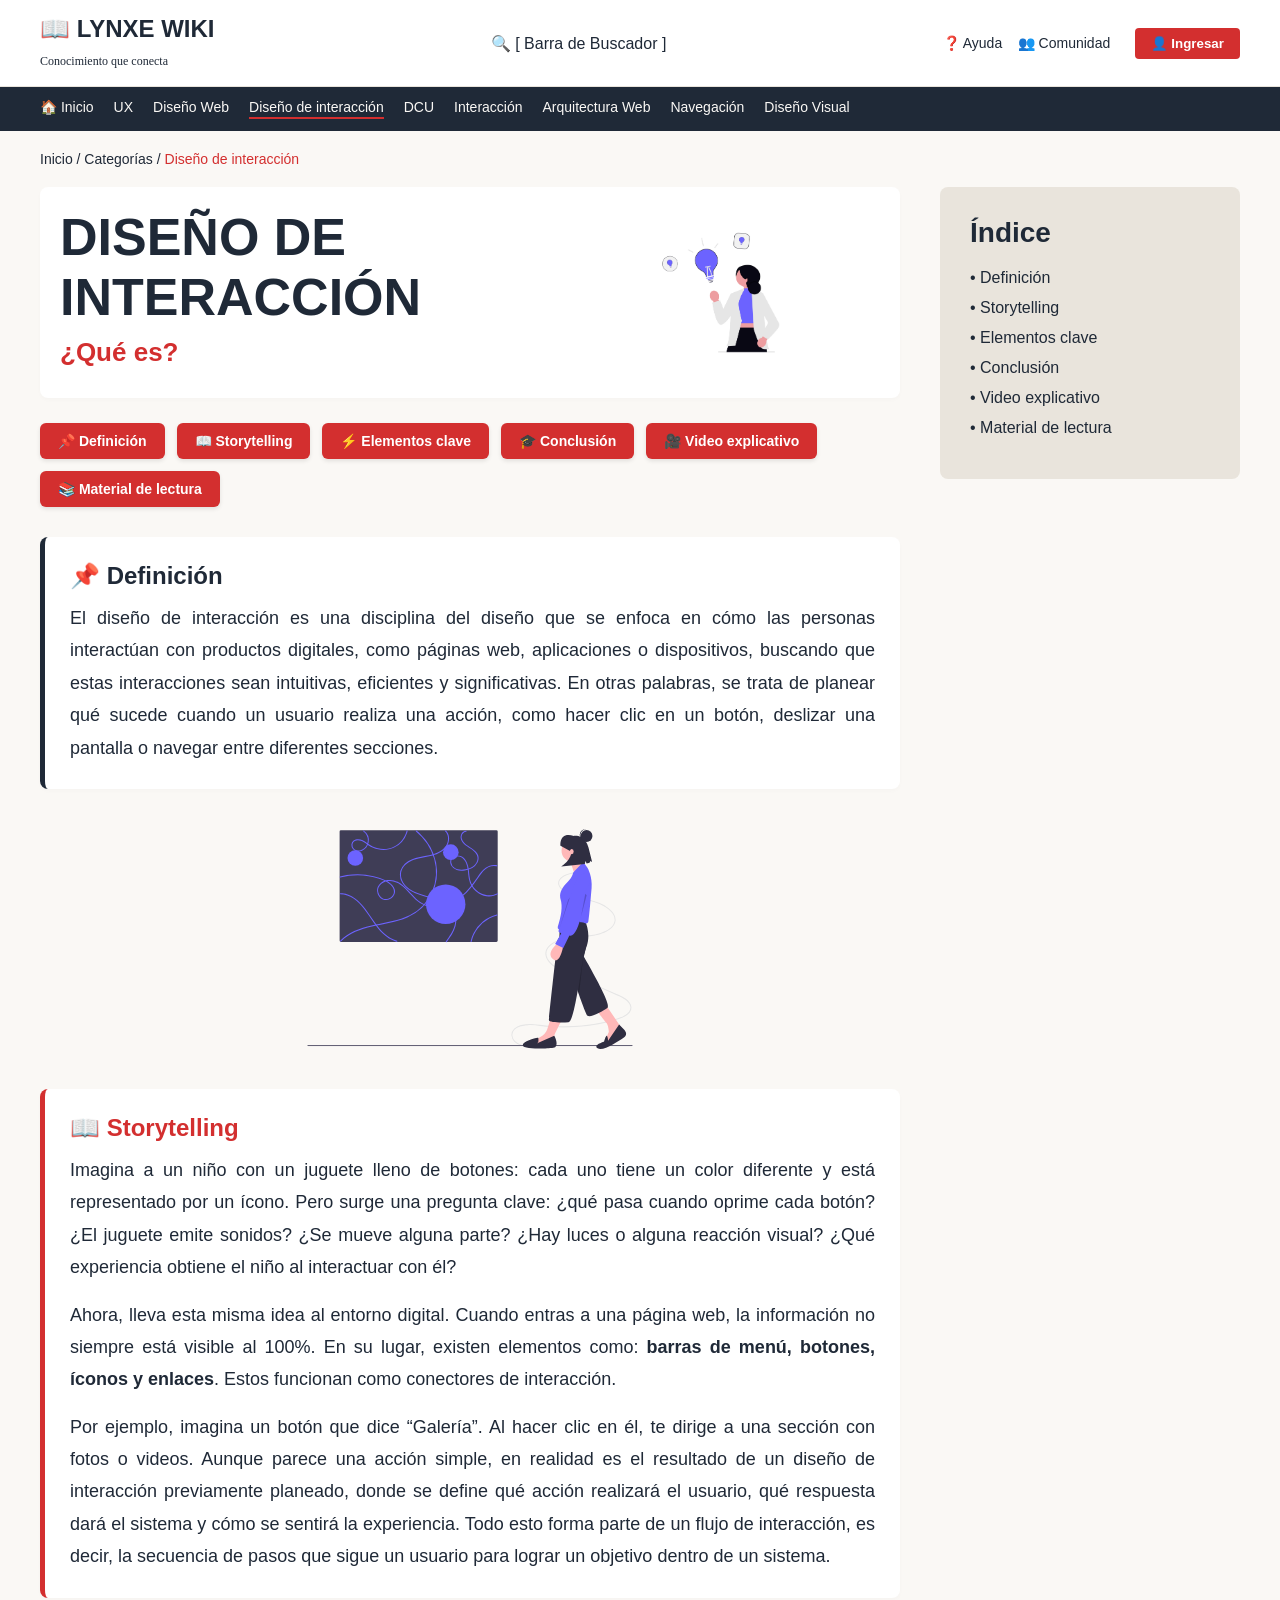
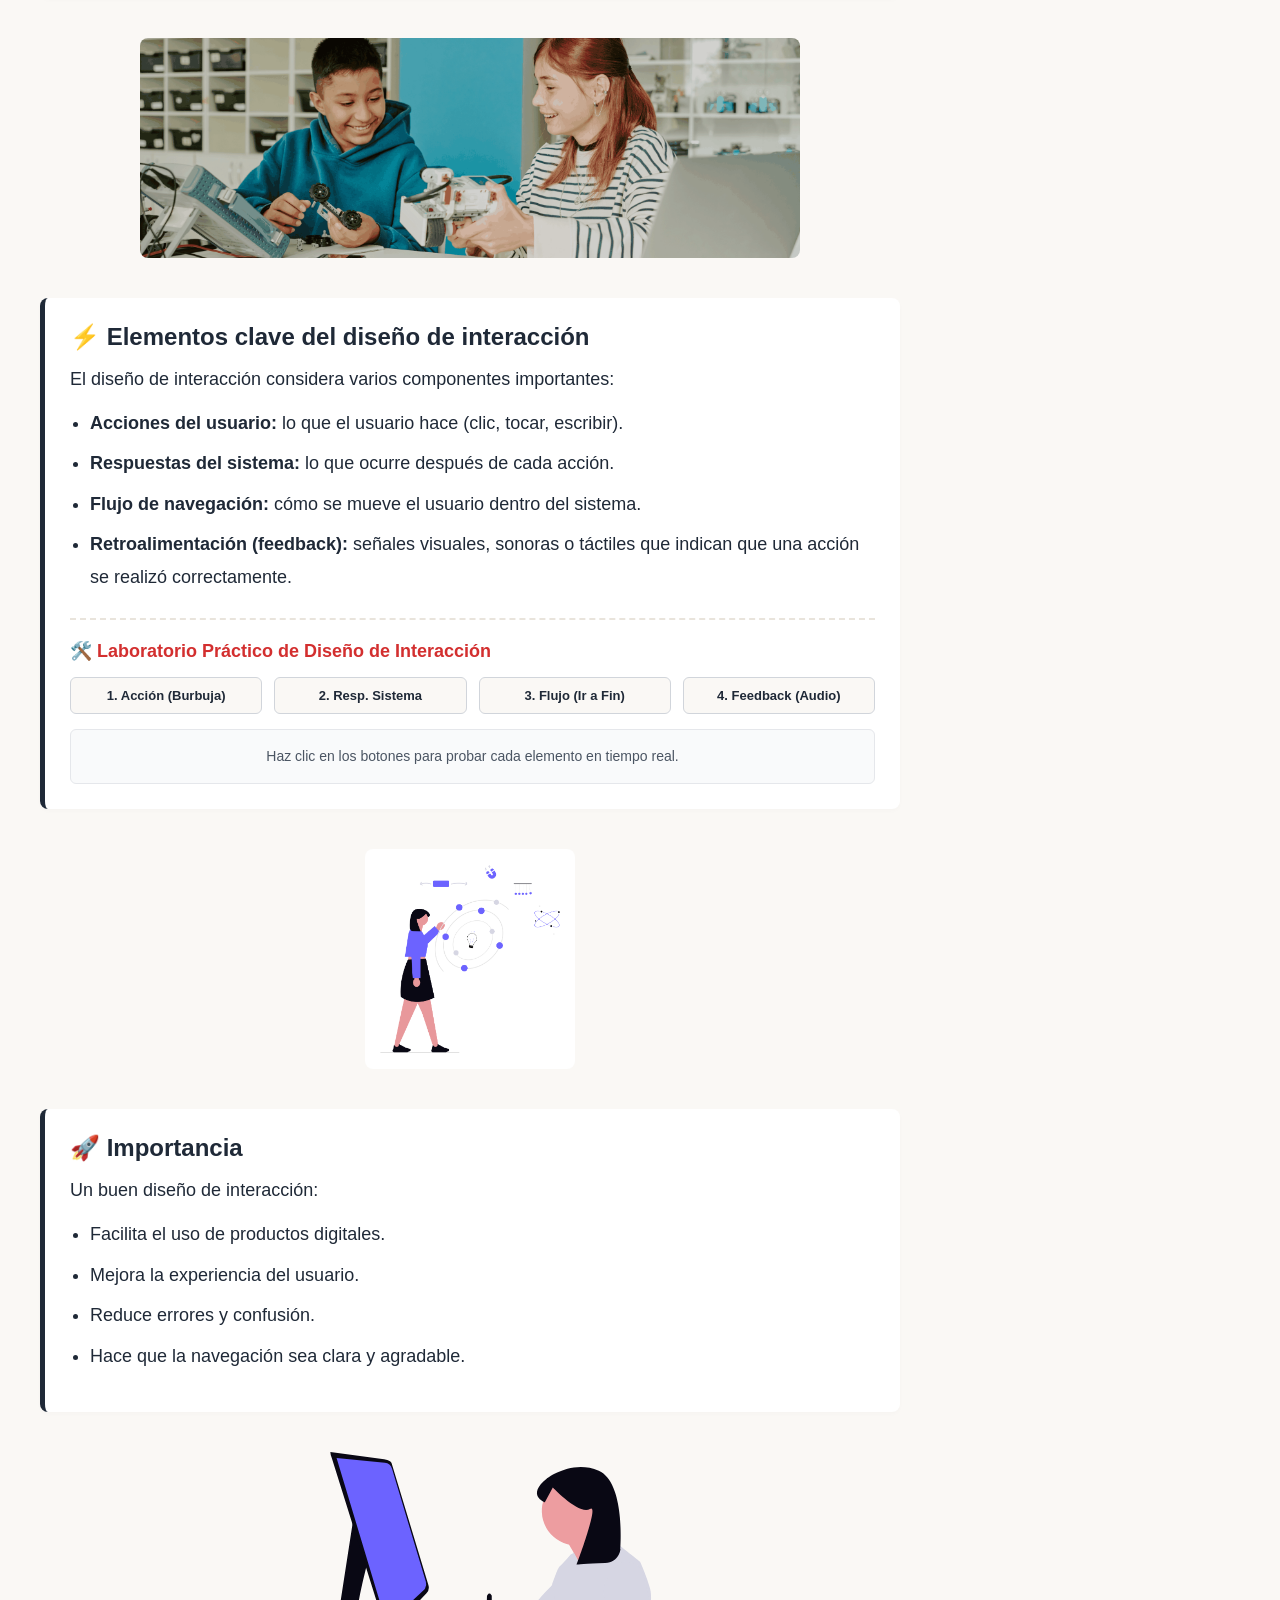
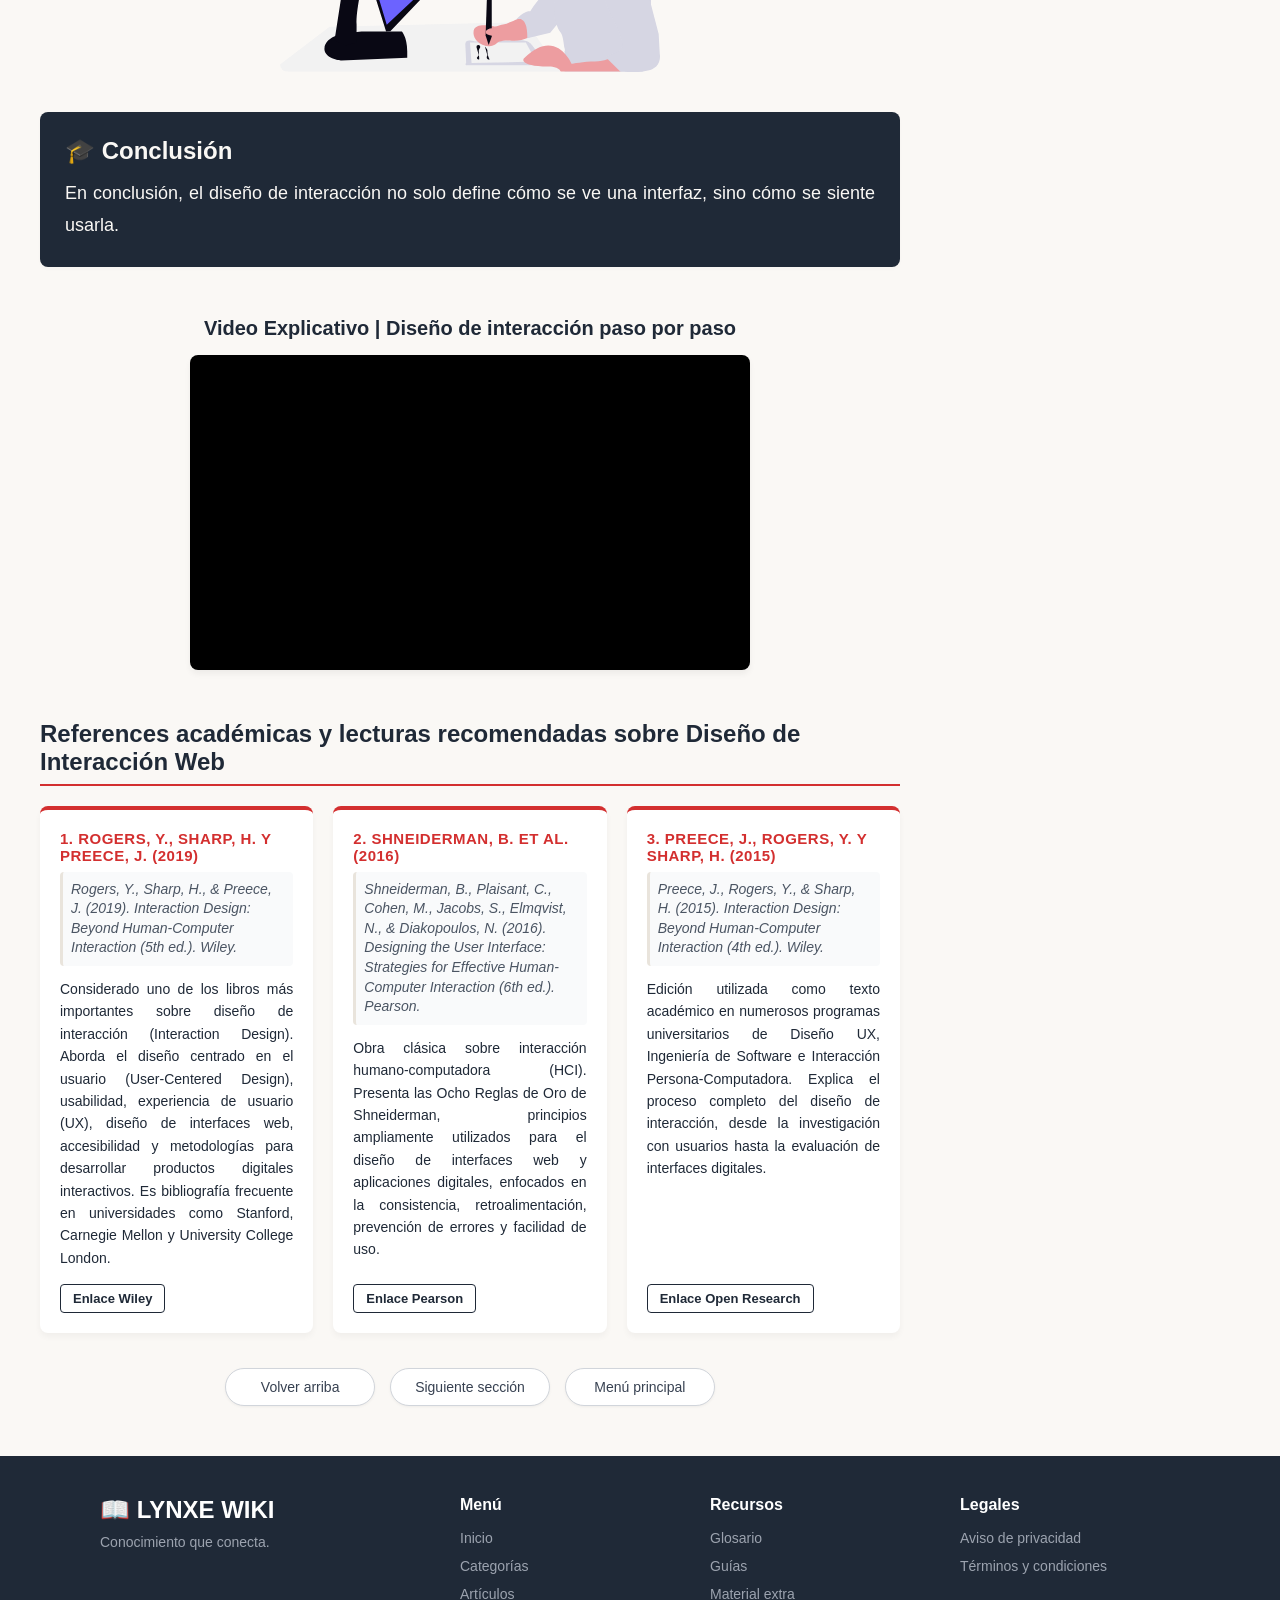
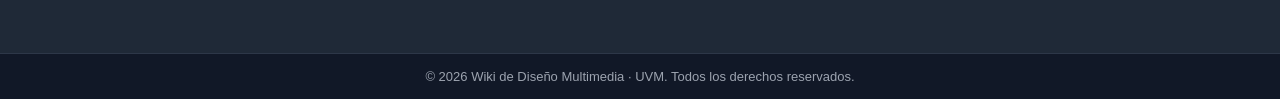
<file: index.html>
<!doctype html>
<html>
<head>
    <meta charset="utf-8">
    <title>Lynxe Wiki - Design Thinking</title>
    <link href="estilos.css" rel="stylesheet" type="text/css">
</head>
<body>

    <div class="header-superior" id="inicio">
        <div class="logo-area">📖 LYNXE WIKI<br><span style="font-size:12px; font-family:'Roboto'; font-weight:300; color:#1F2937;">Conocimiento que conecta</span></div>
        <div style="color: #1F2937;">🔍 [ Barra de Buscador ]</div>
        <div>
            <span style="margin-right:20px; font-size:14px;">❓ Ayuda &nbsp;&nbsp; 👥 Comunidad</span>
            <button class="btn-ingresar">👤 Ingresar</button>
        </div>
    </div>

    <nav class="barra-nav">
        <a href="#">🏠 Inicio</a>
        <a href="#">UX</a>
        <a href="#">Diseño Web</a>
        <a href="#" class="activo">Diseño de interacción</a>
        <a href="#">DCU</a>
        <a href="#">Interacción</a>
        <a href="#">Arquitectura Web</a>
        <a href="#">Navegación</a>
        <a href="#">Diseño Visual</a>
    </nav>

    <div class="migas">Inicio / Categorías / <span style="color:#D32F2F;">Diseño de interacción</span></div>

    <div class="main-layout">
        
        <div class="columna-contenido">
            
            <div class="seccion-hero">
                <div class="hero-texto">
                    <h1 class="display-titulo">Diseño de interacción</h1>
                    <h2 class="subtitulo-rojo">¿Qué es?</h2>
                </div>
                <div class="hero-imagen">
                    <img src="imagenes/ilustracion_grandes_ideas.png" alt="Ilustración Grandes Ideas">
                </div>
            </div>
            
            <div class="btn-grupo">
                <a href="#definicion" class="btn-sub">📌 Definición</a>
                <a href="#storytelling" class="btn-sub">📖 Storytelling</a>
                <a href="#elementos-clave" class="btn-sub">⚡ Elementos clave</a>
                <a href="#conclusion" class="btn-sub">🎓 Conclusión</a>
                <a href="#video-explicativo" class="btn-sub">🎥 Video explicativo</a>
                <a href="#material-lectura" class="btn-sub">📚 Material de lectura</a>
            </div>
            
            <div id="definicion" class="seccion-contenido" style="background-color: #FFFFFF; padding: 25px; border-radius: 8px; border-left: 5px solid #1F2937; box-shadow: 0 2px 4px rgba(0,0,0,0.02); margin-bottom: 25px;">
                <h3 style="font-family: 'Oxygen', sans-serif; font-size: 24px; color: #1F2937; margin-bottom: 12px; font-weight: 700;">📌 Definición</h3>
                <p class="cuerpo-texto" style="margin: 0;">El diseño de interacción es una disciplina del diseño que se enfoca en cómo las personas interactúan con productos digitales, como páginas web, aplicaciones o dispositivos, buscando que estas interacciones sean intuitivas, eficientes y significativas. En otras palabras, se trata de planear qué sucede cuando un usuario realiza una acción, como hacer clic en un botón, deslizar una pantalla o navegar entre diferentes secciones.</p>
            </div>

            <div class="separador-visual">
                <img src="imagenes/ilustracion_idea_conceptual.svg" alt="Ilustración Idea Conceptual">
            </div>
            
            <div id="storytelling" class="seccion-contenido" style="background-color: #FFFFFF; padding: 25px; border-radius: 8px; border-left: 5px solid #D32F2F; box-shadow: 0 2px 4px rgba(0,0,0,0.02); margin-bottom: 25px;">
                <h3 style="font-family: 'Oxygen', sans-serif; font-size: 24px; color: #D32F2F; margin-bottom: 12px; font-weight: 700;">📖 Storytelling</h3>
                <p class="cuerpo-texto" style="margin-bottom: 15px;">Imagina a un niño con un juguete lleno de botones: cada uno tiene un color diferente y está representado por un ícono. Pero surge una pregunta clave: ¿qué pasa cuando oprime cada botón? ¿El juguete emite sonidos? ¿Se mueve alguna parte? ¿Hay luces o alguna reacción visual? ¿Qué experiencia obtiene el niño al interactuar con él?</p>
                <p class="cuerpo-texto" style="margin-bottom: 15px;">Ahora, lleva esta misma idea al entorno digital. Cuando entras a una página web, la información no siempre está visible al 100%. En su lugar, existen elementos como: <strong>barras de menú, botones, íconos y enlaces</strong>. Estos funcionan como conectores de interacción.</p>
                <p class="cuerpo-texto" style="margin: 0;">Por ejemplo, imagina un botón que dice “Galería”. Al hacer clic en él, te dirige a una sección con fotos o videos. Aunque parece una acción simple, en realidad es el resultado de un diseño de interacción previamente planeado, donde se define qué acción realizará el usuario, qué respuesta dará el sistema y cómo se sentirá la experiencia. Todo esto forma parte de un flujo de interacción, es decir, la secuencia de pasos que sigue un usuario para lograr un objetivo dentro de un sistema.</p>
            </div>

            <div class="separador-visual">
                <img src="imagenes/ninos_disfrutando_robotica.png" alt="Niños disfrutando robótica e interacción">
            </div>
            
            <div id="elementos-clave" class="seccion-contenido" style="background-color: #FFFFFF; padding: 25px; border-radius: 8px; border-left: 5px solid #1F2937; box-shadow: 0 2px 4px rgba(0,0,0,0.02); margin-bottom: 25px; transition: all 0.3s;">
                <h3 style="font-family: 'Oxygen', sans-serif; font-size: 24px; color: #1F2937; margin-bottom: 12px; font-weight: 700;">⚡ Elementos clave del diseño de interacción</h3>
                <p class="cuerpo-texto" style="margin-bottom: 12px;">El diseño de interacción considera varios componentes importantes:</p>
                <ul style="margin-left: 20px; font-size: 18px; line-height: 1.8; color: #1F2937; display: flex; flex-direction: column; gap: 8px; list-style-type: disc; margin-bottom: 15px;">
                    <li><strong>Acciones del usuario:</strong> lo que el usuario hace (clic, tocar, escribir).</li>
                    <li><strong>Respuestas del sistema:</strong> lo que ocurre después de cada acción.</li>
                    <li><strong>Flujo de navegación:</strong> cómo se mueve el usuario dentro del sistema.</li>
                    <li><strong>Retroalimentación (feedback):</strong> señales visuales, sonoras o táctiles que indican que una acción se realizó correctamente.</li>
                </ul>

                <div class="contenedor-interactivo">
                    <div class="titulo-interactivo">🛠️ Laboratorio Práctico de Diseño de Interacción</div>
                    <div class="grid-interactivo">
                        <button class="btn-demo" onclick="ejecutarAccion()">1. Acción (Burbuja)</button>
                        <button class="btn-demo" onclick="ejecutarRespuesta()">2. Resp. Sistema</button>
                        <button class="btn-demo" onclick="ejecutarFlujo()">3. Flujo (Ir a Fin)</button>
                        <button class="btn-demo" onclick="ejecutarFeedback()">4. Feedback (Audio)</button>
                    </div>
                    <div class="pantalla-demo" id="consola-demo">Haz clic en los botones para probar cada elemento en tiempo real.</div>
                </div>
            </div>

            <div class="separador-visual">
                <img src="imagenes/ilustracion_fisica_e_interaccion.png" alt="Ilustración Física e Interacción">
            </div>
            
            <div style="background-color: #FFFFFF; padding: 25px; border-radius: 8px; border-left: 5px solid #1F2937; box-shadow: 0 2px 4px rgba(0,0,0,0.02); margin-bottom: 25px;">
                <h3 style="font-family: 'Oxygen', sans-serif; font-size: 24px; color: #1F2937; margin-bottom: 12px; font-weight: 700;">🚀 Importancia</h3>
                <p class="cuerpo-texto" style="margin-bottom: 12px;">Un buen diseño de interacción:</p>
                <ul style="margin-left: 20px; font-size: 18px; line-height: 1.8; color: #1F2937; display: flex; flex-direction: column; gap: 8px; list-style-type: disc; margin-bottom: 15px;">
                    <li>Facilita el uso de productos digitales.</li>
                    <li>Mejora la experiencia del usuario.</li>
                    <li>Reduce errores y confusión.</li>
                    <li>Hace que la navegación sea clara y agradable.</li>
                </ul>
            </div>

            <div class="separador-visual">
                <img src="imagenes/ilustracion_tomando_notas.svg" alt="Ilustración Tomando Notas">
            </div>

            <div id="conclusion" class="seccion-contenido" style="background-color: #1F2937; padding: 25px; border-radius: 8px; color: #FAF8F5; box-shadow: 0 2px 4px rgba(0,0,0,0.02); margin-bottom: 40px;">
                <h3 style="font-family: 'Oxygen', sans-serif; font-size: 24px; color: #FAF8F5; margin-bottom: 12px; font-weight: 700;">🎓 Conclusión</h3>
                <p style="font-size: 18px; line-height: 1.8; margin: 0; text-align: justify;">En conclusión, el diseño de interacción no solo define cómo se ve una interfaz, sino cómo se siente usarla.</p>
            </div>

            <div id="video-explicativo" class="seccion-video-youtube">
                <div class="titulo-video">Video Explicativo | Diseño de interacción paso por paso</div>
                <div class="video-wrapper">
                    <iframe src="//www.youtube.com/embed/3Crq3mLOF-k" title="YouTube video player" frameborder="0" allow="accelerometer; autoplay; clipboard-write; encrypted-media; gyroscope; picture-in-picture; web-share" allowfullscreen></iframe>
                </div>
            </div>

            <div id="material-lectura" class="seccion-referencias">
                <h3 class="titulo-referencias">References académicas y lecturas recomendadas sobre Diseño de Interacción Web</h3>
                <div class="contenedor-tarjetas">
                    
                    <div class="tarjeta-ref">
                        <div>
                            <div class="tarjeta-autor">1. Rogers, Y., Sharp, H. y Preece, J. (2019)</div>
                            <div class="tarjeta-apa">Rogers, Y., Sharp, H., &amp; Preece, J. (2019). <em>Interaction Design: Beyond Human-Computer Interaction</em> (5th ed.). Wiley.</div>
                            <div class="tarjeta-desc">Considerado uno de los libros más importantes sobre diseño de interacción (Interaction Design). Aborda el diseño centrado en el usuario (User-Centered Design), usabilidad, experiencia de usuario (UX), diseño de interfaces web, accesibilidad y metodologías para desarrollar productos digitales interactivos. Es bibliografía frecuente en universidades como Stanford, Carnegie Mellon y University College London.</div>
                        </div>
                        <a href="https://www.wiley.com" target="_blank" class="tarjeta-enlace">Enlace Wiley</a>
                    </div>

                    <div class="tarjeta-ref">
                        <div>
                            <div class="tarjeta-autor">2. Shneiderman, B. et al. (2016)</div>
                            <div class="tarjeta-apa">Shneiderman, B., Plaisant, C., Cohen, M., Jacobs, S., Elmqvist, N., &amp; Diakopoulos, N. (2016). <em>Designing the User Interface: Strategies for Effective Human-Computer Interaction</em> (6th ed.). Pearson.</div>
                            <div class="tarjeta-desc">Obra clásica sobre interacción humano-computadora (HCI). Presenta las Ocho Reglas de Oro de Shneiderman, principios ampliamente utilizados para el diseño de interfaces web y aplicaciones digitales, enfocados en la consistencia, retroalimentación, prevención de errores y facilidad de uso.</div>
                        </div>
                        <a href="https://www.pearson.com" target="_blank" class="tarjeta-enlace">Enlace Pearson</a>
                    </div>

                    <div class="tarjeta-ref">
                        <div>
                            <div class="tarjeta-autor">3. Preece, J., Rogers, Y. y Sharp, H. (2015)</div>
                            <div class="tarjeta-apa">Preece, J., Rogers, Y., &amp; Sharp, H. (2015). <em>Interaction Design: Beyond Human-Computer Interaction</em> (4th ed.). Wiley.</div>
                            <div class="tarjeta-desc">Edición utilizada como texto académico en numerosos programas universitarios de Diseño UX, Ingeniería de Software e Interacción Persona-Computadora. Explica el proceso completo del diseño de interacción, desde la investigación con usuarios hasta la evaluación de interfaces digitales.</div>
                        </div>
                        <a href="http://oro.open.ac.uk/" target="_blank" class="tarjeta-enlace">Enlace Open Research</a>
                    </div>

                </div>

                <div class="contenedor-botones-finales">
                    <a href="#inicio" class="btn-final">Volver arriba</a>
                    <a href="#" class="btn-final">Siguiente sección</a>
                    <a href="#" class="btn-final">Menú principal</a>
                </div>

            </div>

        </div> 
        
        <div class="columna-indice">
            <h3 class="indice-titulo">Índice</h3>
            <ul>
                <li>• <a href="#definicion">Definición</a></li>
                <li>• <a href="#storytelling">Storytelling</a></li>
                <li>• <a href="#elementos-clave">Elementos clave</a></li>
                <li>• <a href="#conclusion">Conclusión</a></li>
                <li>• <a href="#video-explicativo">Video explicativo</a></li>
                <li>• <a href="#material-lectura">Material de lectura</a></li>
            </ul>
        </div>

    </div> 
    
    <footer class="footer-completo">
        <div class="footer-columnas">
            <div class="footer-col-logo">
                <div class="footer-logo-titulo">📖 LYNXE WIKI</div>
                <div class="footer-logo-sub">Conocimiento que conecta.</div>
            </div>
            <div class="footer-col">
                <h4>Menú</h4>
                <ul>
                    <li><a href="#">Inicio</a></li>
                    <li><a href="#">Categorías</a></li>
                    <li><a href="#">Artículos</a></li>
                </ul>
            </div>
            <div class="footer-col">
                <h4>Recursos</h4>
                <ul>
                    <li><a href="#">Glosario</a></li>
                    <li><a href="#">Guías</a></li>
                    <li><a href="#">Material extra</a></li>
                </ul>
            </div>
            <div class="footer-col">
                <h4>Legales</h4>
                <ul>
                    <li><a href="#">Aviso de privacidad</a></li>
                    <li><a href="#">Términos y condiciones</a></li>
                </ul>
            </div>
        </div>
        <div class="footer-sub-barra">
            © 2026 Wiki de Diseño Multimedia · UVM. Todos los derechos reservados.
        </div>
    </footer>

    <script>
        var consola = document.getElementById('consola-demo');
        var cajaElementos = document.getElementById('elementos-clave');

        function ejecutarAccion() {
            consola.innerHTML = '';
            void consola.offsetWidth; 
            consola.innerHTML = '<span class="burbuja-hola">¡Hola! 👋</span>';
        }

        function ejecutarRespuesta() {
            cajaElementos.classList.toggle('modo-oscuro-demo');
            if(cajaElementos.classList.contains('modo-oscuro-demo')){
                consola.innerText = 'Respuesta del Sistema: ¡Se alternó con éxito al Modo Oscuro!';
            } else {
                consola.innerText = 'Respuesta del Sistema: Regresó al Modo Claro estándar.';
            }
        }

        function ejecutarFlujo() {
            consola.innerText = 'Flujo de navegación activado... Desplazando a Conclusión.';
            setTimeout(function(){
                window.location.href = "#conclusion";
            }, 300);
        }

        function ejecutarFeedback() {
            consola.innerText = 'Retroalimentación: Emitiendo señal sonora (Audio Feedback).';
            try {
                var audioCtx = new (window.AudioContext || window.webkitAudioContext)();
                var oscillator = audioCtx.createOscillator();
                var gainNode = audioCtx.createGain();
                
                oscillator.type = 'sine';
                oscillator.frequency.setValueAtTime(587.33, audioCtx.currentTime); 
                gainNode.gain.setValueAtTime(0.08, audioCtx.currentTime); 
                
                oscillator.connect(gainNode);
                gainNode.connect(audioCtx.destination);
                
                oscillator.start();
                oscillator.stop(audioCtx.currentTime + 0.12); 
            } catch(e) {
                consola.innerText = 'Feedback: Señal bloqueada. Por favor, interactúa primero con la página.';
            }
        }
    </script>

</body>
</html>
</file>
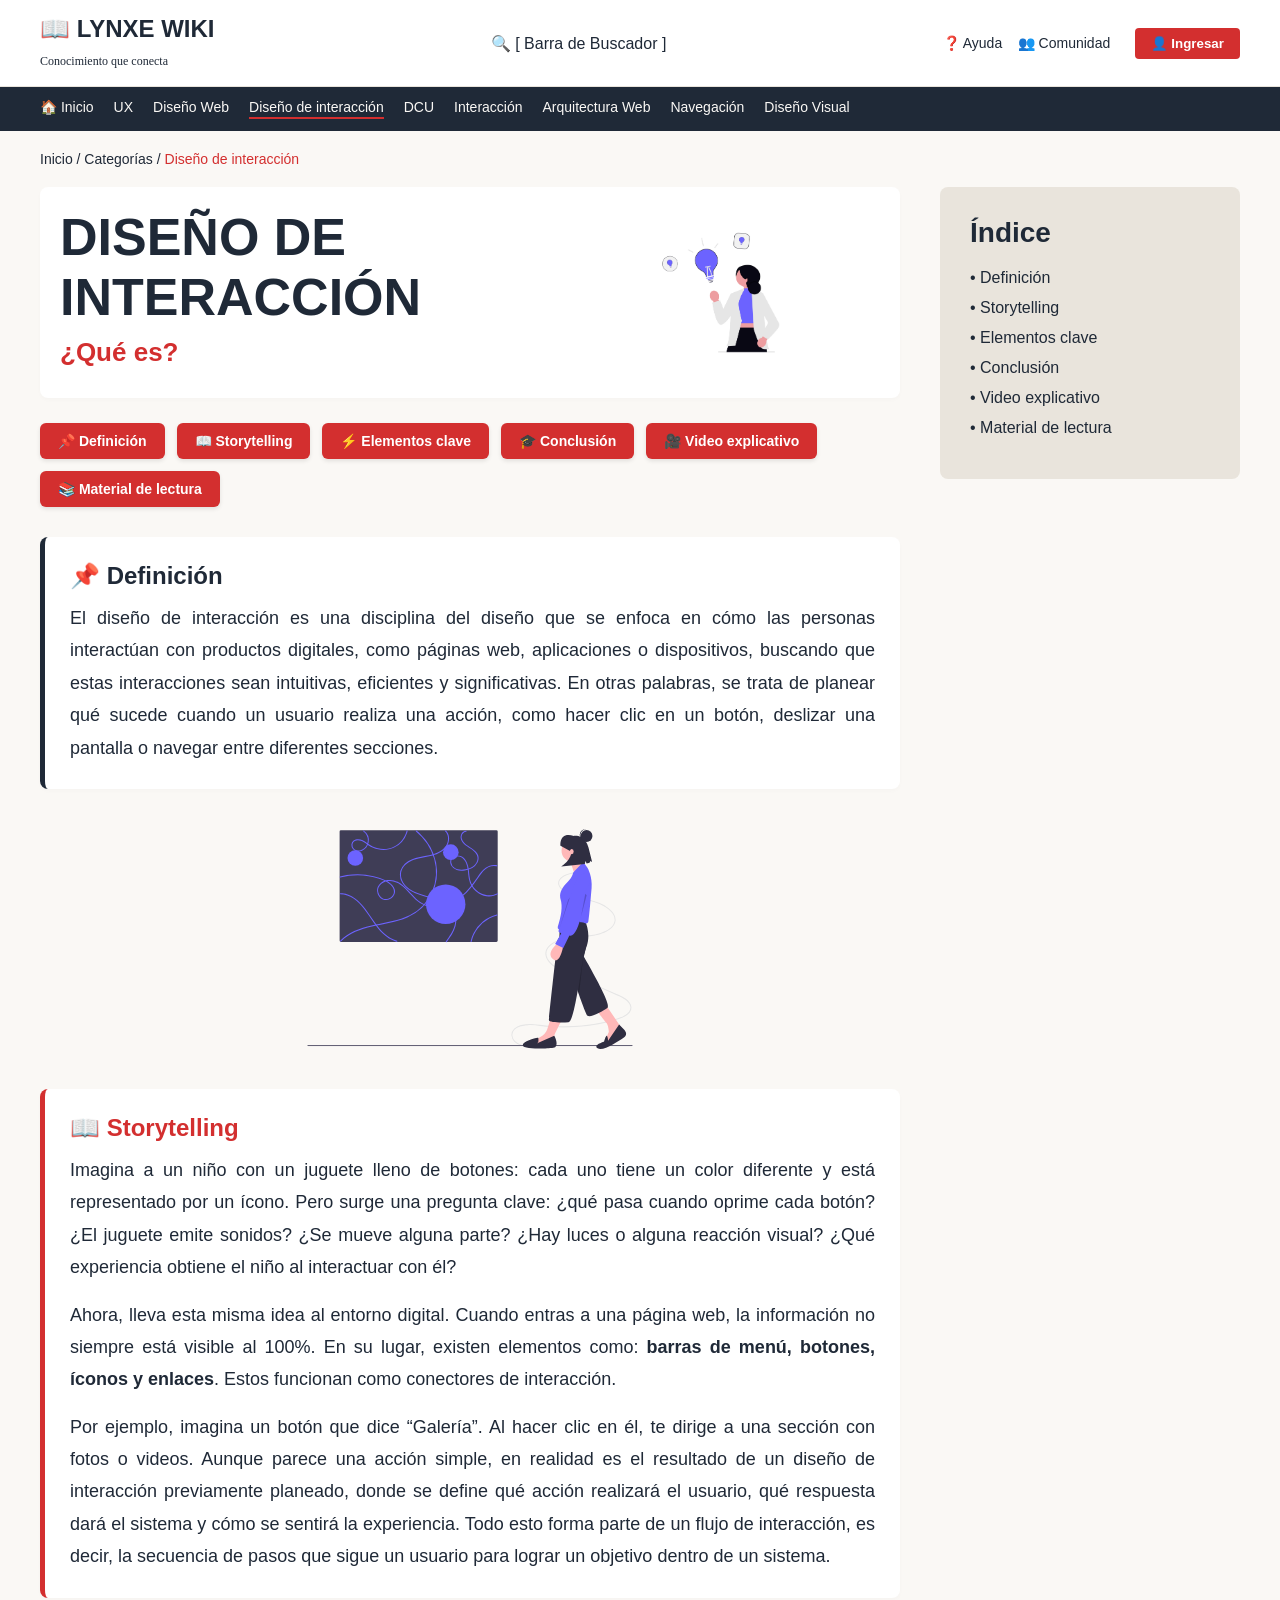
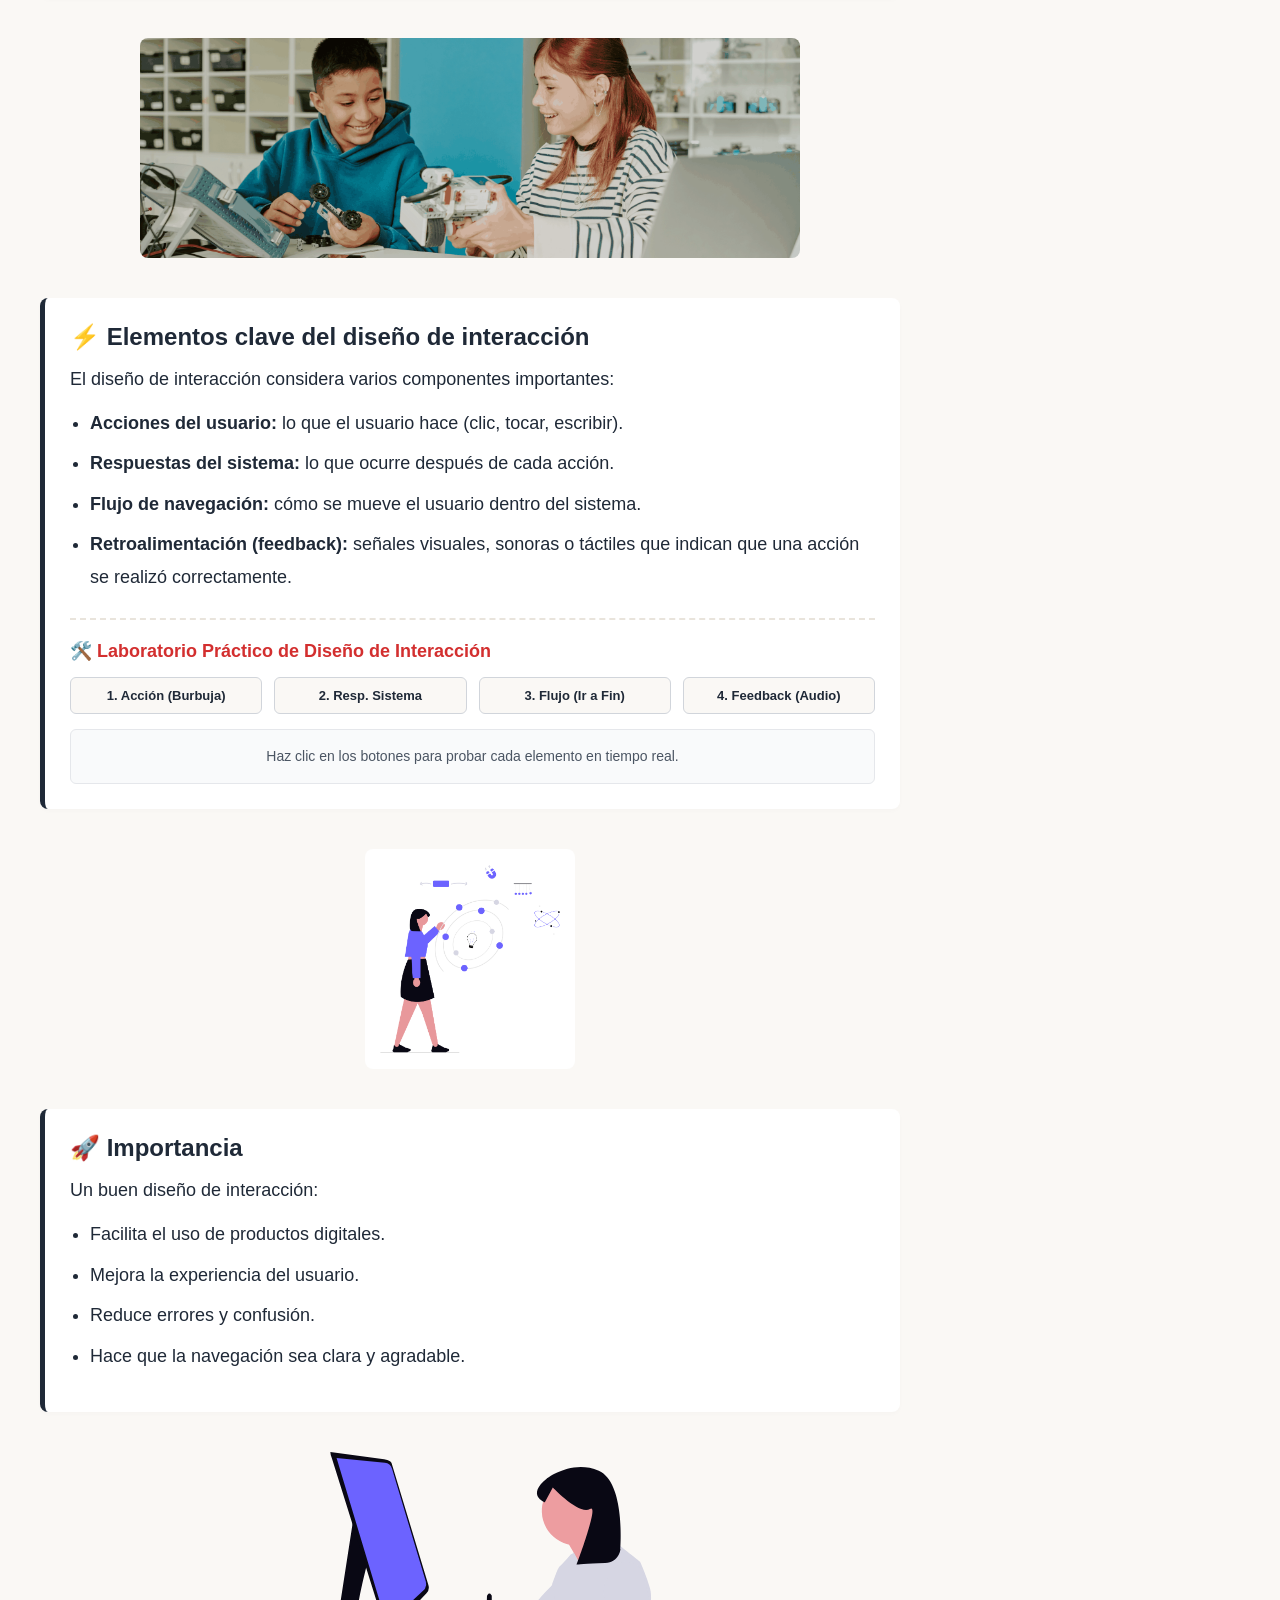
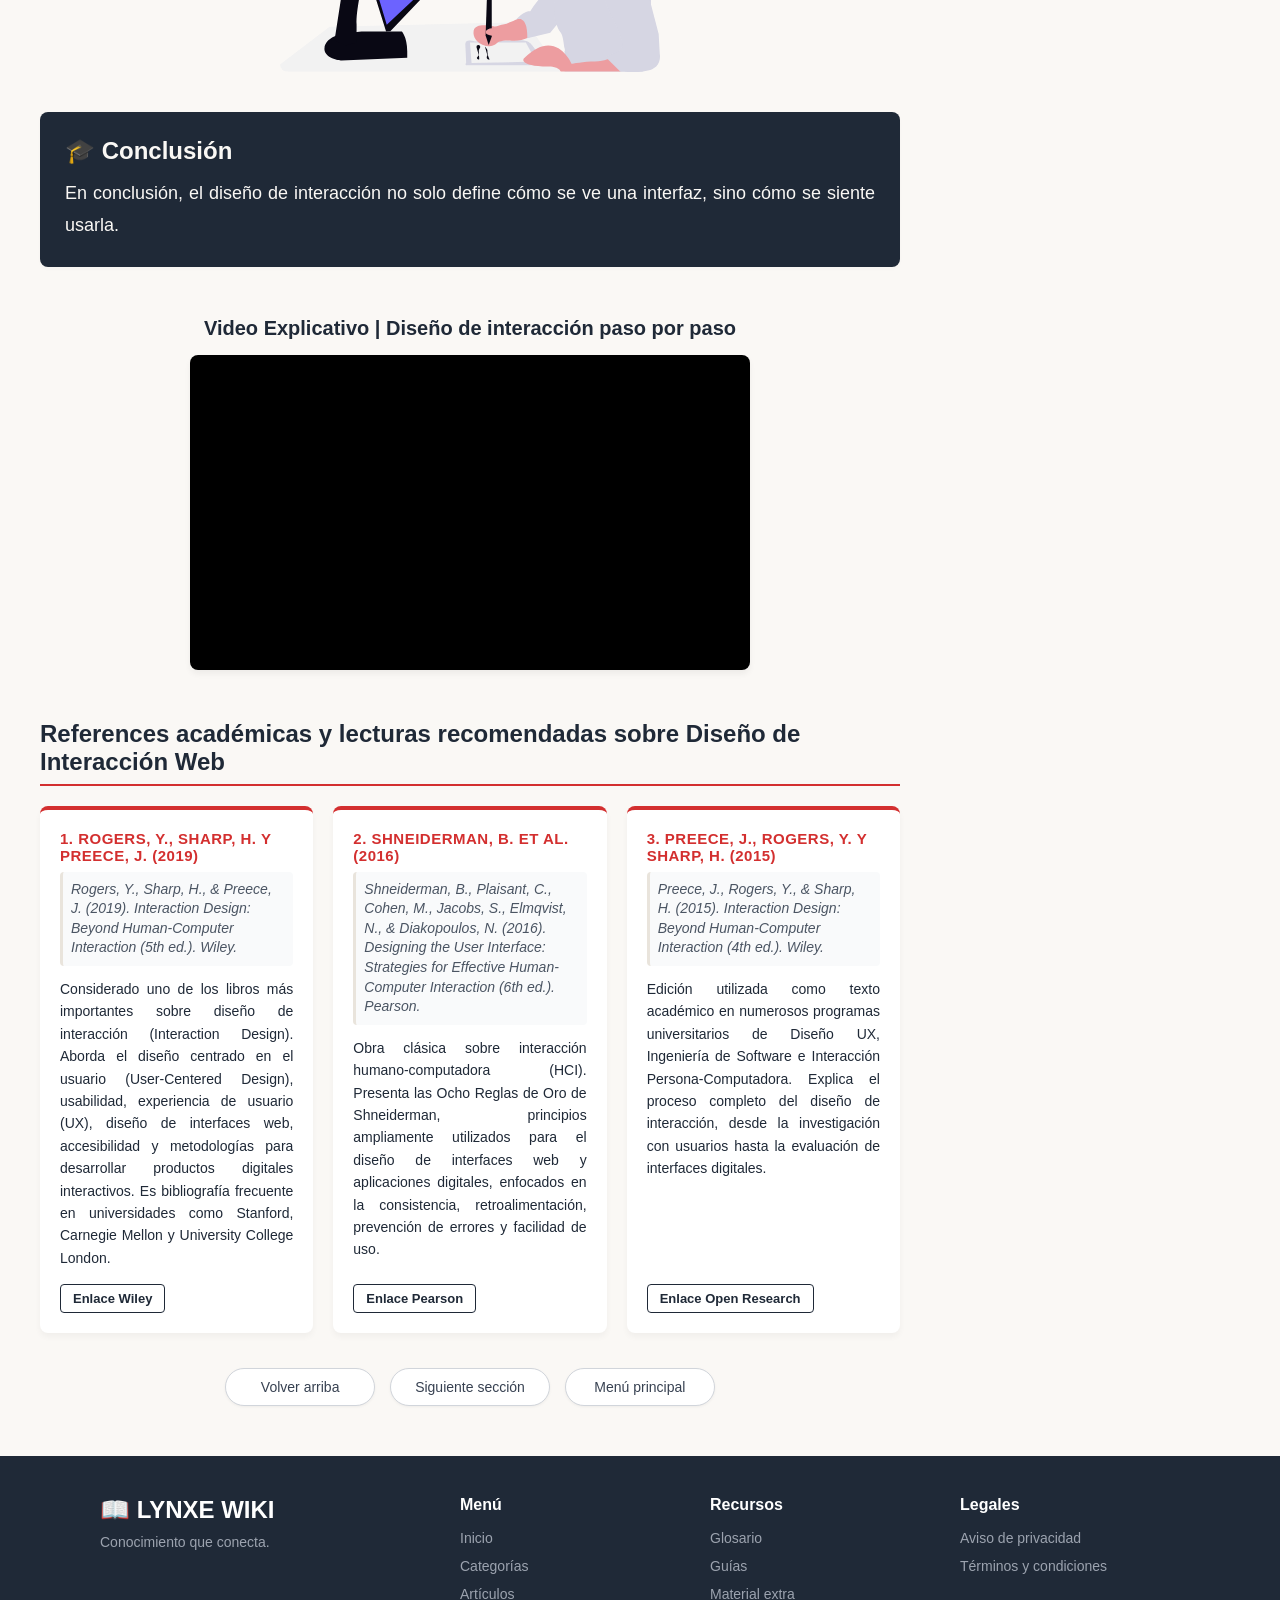
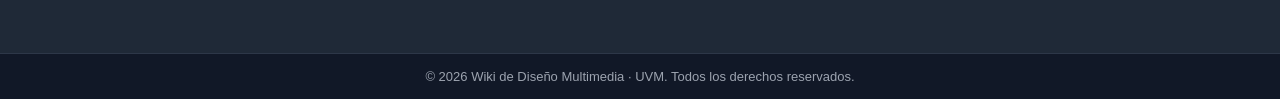
<file: inditex.html>
<!doctype html>
<html>
<head>
    <meta charset="utf-8">
    <title>Lynxe Wiki - Design Thinking</title>
    <link href="estilos.css" rel="stylesheet" type="text/css">
</head>
<body>

    <div class="header-superior" id="inicio">
        <div class="logo-area">📖 LYNXE WIKI<br><span style="font-size:12px; font-family:'Roboto'; font-weight:300; color:#1F2937;">Conocimiento que conecta</span></div>
        <div style="color: #1F2937;">🔍 [ Barra de Buscador ]</div>
        <div>
            <span style="margin-right:20px; font-size:14px;">❓ Ayuda &nbsp;&nbsp; 👥 Comunidad</span>
            <button class="btn-ingresar">👤 Ingresar</button>
        </div>
    </div>

    <nav class="barra-nav">
        <a href="#">🏠 Inicio</a>
        <a href="#">UX</a>
        <a href="#">Diseño Web</a>
        <a href="#" class="activo">Diseño de interacción</a>
        <a href="#">DCU</a>
        <a href="#">Interacción</a>
        <a href="#">Arquitectura Web</a>
        <a href="#">Navegación</a>
        <a href="#">Diseño Visual</a>
    </nav>

    <div class="migas">Inicio / Categorías / <span style="color:#D32F2F;">Diseño de interacción</span></div>

    <div class="main-layout">
        
        <div class="columna-contenido">
            
            <div class="seccion-hero">
                <div class="hero-texto">
                    <h1 class="display-titulo">Diseño de interacción</h1>
                    <h2 class="subtitulo-rojo">¿Qué es?</h2>
                </div>
                <div class="hero-imagen">
                    <img src="imagenes/ilustracion_grandes_ideas.png" alt="Ilustración Grandes Ideas">
                </div>
            </div>
            
            <div class="btn-grupo">
                <a href="#definicion" class="btn-sub">📌 Definición</a>
                <a href="#storytelling" class="btn-sub">📖 Storytelling</a>
                <a href="#elementos-clave" class="btn-sub">⚡ Elementos clave</a>
                <a href="#conclusion" class="btn-sub">🎓 Conclusión</a>
                <a href="#video-explicativo" class="btn-sub">🎥 Video explicativo</a>
                <a href="#material-lectura" class="btn-sub">📚 Material de lectura</a>
            </div>
            
            <div id="definicion" class="seccion-contenido" style="background-color: #FFFFFF; padding: 25px; border-radius: 8px; border-left: 5px solid #1F2937; box-shadow: 0 2px 4px rgba(0,0,0,0.02); margin-bottom: 25px;">
                <h3 style="font-family: 'Oxygen', sans-serif; font-size: 24px; color: #1F2937; margin-bottom: 12px; font-weight: 700;">📌 Definición</h3>
                <p class="cuerpo-texto" style="margin: 0;">El diseño de interacción es una disciplina del diseño que se enfoca en cómo las personas interactúan con productos digitales, como páginas web, aplicaciones o dispositivos, buscando que estas interacciones sean intuitivas, eficientes y significativas. En otras palabras, se trata de planear qué sucede cuando un usuario realiza una acción, como hacer clic en un botón, deslizar una pantalla o navegar entre diferentes secciones.</p>
            </div>

            <div class="separador-visual">
                <img src="imagenes/ilustracion_idea_conceptual.svg" alt="Ilustración Idea Conceptual">
            </div>
            
            <div id="storytelling" class="seccion-contenido" style="background-color: #FFFFFF; padding: 25px; border-radius: 8px; border-left: 5px solid #D32F2F; box-shadow: 0 2px 4px rgba(0,0,0,0.02); margin-bottom: 25px;">
                <h3 style="font-family: 'Oxygen', sans-serif; font-size: 24px; color: #D32F2F; margin-bottom: 12px; font-weight: 700;">📖 Storytelling</h3>
                <p class="cuerpo-texto" style="margin-bottom: 15px;">Imagina a un niño con un juguete lleno de botones: cada uno tiene un color diferente y está representado por un ícono. Pero surge una pregunta clave: ¿qué pasa cuando oprime cada botón? ¿El juguete emite sonidos? ¿Se mueve alguna parte? ¿Hay luces o alguna reacción visual? ¿Qué experiencia obtiene el niño al interactuar con él?</p>
                <p class="cuerpo-texto" style="margin-bottom: 15px;">Ahora, lleva esta misma idea al entorno digital. Cuando entras a una página web, la información no siempre está visible al 100%. En su lugar, existen elementos como: <strong>barras de menú, botones, íconos y enlaces</strong>. Estos funcionan como conectores de interacción.</p>
                <p class="cuerpo-texto" style="margin: 0;">Por ejemplo, imagina un botón que dice “Galería”. Al hacer clic en él, te dirige a una sección con fotos o videos. Aunque parece una acción simple, en realidad es el resultado de un diseño de interacción previamente planeado, donde se define qué acción realizará el usuario, qué respuesta dará el sistema y cómo se sentirá la experiencia. Todo esto forma parte de un flujo de interacción, es decir, la secuencia de pasos que sigue un usuario para lograr un objetivo dentro de un sistema.</p>
            </div>

            <div class="separador-visual">
                <img src="imagenes/ninos_disfrutando_robotica.png" alt="Niños disfrutando robótica e interacción">
            </div>
            
            <div id="elementos-clave" class="seccion-contenido" style="background-color: #FFFFFF; padding: 25px; border-radius: 8px; border-left: 5px solid #1F2937; box-shadow: 0 2px 4px rgba(0,0,0,0.02); margin-bottom: 25px; transition: all 0.3s;">
                <h3 style="font-family: 'Oxygen', sans-serif; font-size: 24px; color: #1F2937; margin-bottom: 12px; font-weight: 700;">⚡ Elementos clave del diseño de interacción</h3>
                <p class="cuerpo-texto" style="margin-bottom: 12px;">El diseño de interacción considera varios componentes importantes:</p>
                <ul style="margin-left: 20px; font-size: 18px; line-height: 1.8; color: #1F2937; display: flex; flex-direction: column; gap: 8px; list-style-type: disc; margin-bottom: 15px;">
                    <li><strong>Acciones del usuario:</strong> lo que el usuario hace (clic, tocar, escribir).</li>
                    <li><strong>Respuestas del sistema:</strong> lo que ocurre después de cada acción.</li>
                    <li><strong>Flujo de navegación:</strong> cómo se mueve el usuario dentro del sistema.</li>
                    <li><strong>Retroalimentación (feedback):</strong> señales visuales, sonoras o táctiles que indican que una acción se realizó correctamente.</li>
                </ul>

                <div class="contenedor-interactivo">
                    <div class="titulo-interactivo">🛠️ Laboratorio Práctico de Diseño de Interacción</div>
                    <div class="grid-interactivo">
                        <button class="btn-demo" onclick="ejecutarAccion()">1. Acción (Burbuja)</button>
                        <button class="btn-demo" onclick="ejecutarRespuesta()">2. Resp. Sistema</button>
                        <button class="btn-demo" onclick="ejecutarFlujo()">3. Flujo (Ir a Fin)</button>
                        <button class="btn-demo" onclick="ejecutarFeedback()">4. Feedback (Audio)</button>
                    </div>
                    <div class="pantalla-demo" id="consola-demo">Haz clic en los botones para probar cada elemento en tiempo real.</div>
                </div>
            </div>

            <div class="separador-visual">
                <img src="imagenes/ilustracion_fisica_e_interaccion.png" alt="Ilustración Física e Interacción">
            </div>
            
            <div style="background-color: #FFFFFF; padding: 25px; border-radius: 8px; border-left: 5px solid #1F2937; box-shadow: 0 2px 4px rgba(0,0,0,0.02); margin-bottom: 25px;">
                <h3 style="font-family: 'Oxygen', sans-serif; font-size: 24px; color: #1F2937; margin-bottom: 12px; font-weight: 700;">🚀 Importancia</h3>
                <p class="cuerpo-texto" style="margin-bottom: 12px;">Un buen diseño de interacción:</p>
                <ul style="margin-left: 20px; font-size: 18px; line-height: 1.8; color: #1F2937; display: flex; flex-direction: column; gap: 8px; list-style-type: disc; margin-bottom: 15px;">
                    <li>Facilita el uso de productos digitales.</li>
                    <li>Mejora la experiencia del usuario.</li>
                    <li>Reduce errores y confusión.</li>
                    <li>Hace que la navegación sea clara y agradable.</li>
                </ul>
            </div>

            <div class="separador-visual">
                <img src="imagenes/ilustracion_tomando_notas.svg" alt="Ilustración Tomando Notas">
            </div>

            <div id="conclusion" class="seccion-contenido" style="background-color: #1F2937; padding: 25px; border-radius: 8px; color: #FAF8F5; box-shadow: 0 2px 4px rgba(0,0,0,0.02); margin-bottom: 40px;">
                <h3 style="font-family: 'Oxygen', sans-serif; font-size: 24px; color: #FAF8F5; margin-bottom: 12px; font-weight: 700;">🎓 Conclusión</h3>
                <p style="font-size: 18px; line-height: 1.8; margin: 0; text-align: justify;">En conclusión, el diseño de interacción no solo define cómo se ve una interfaz, sino cómo se siente usarla.</p>
            </div>

            <div id="video-explicativo" class="seccion-video-youtube">
                <div class="titulo-video">Video Explicativo | Diseño de interacción paso por paso</div>
                <div class="video-wrapper">
                    <iframe src="//www.youtube.com/embed/3Crq3mLOF-k" title="YouTube video player" frameborder="0" allow="accelerometer; autoplay; clipboard-write; encrypted-media; gyroscope; picture-in-picture; web-share" allowfullscreen></iframe>
                </div>
            </div>

            <div id="material-lectura" class="seccion-referencias">
                <h3 class="titulo-referencias">References académicas y lecturas recomendadas sobre Diseño de Interacción Web</h3>
                <div class="contenedor-tarjetas">
                    
                    <div class="tarjeta-ref">
                        <div>
                            <div class="tarjeta-autor">1. Rogers, Y., Sharp, H. y Preece, J. (2019)</div>
                            <div class="tarjeta-apa">Rogers, Y., Sharp, H., &amp; Preece, J. (2019). <em>Interaction Design: Beyond Human-Computer Interaction</em> (5th ed.). Wiley.</div>
                            <div class="tarjeta-desc">Considerado uno de los libros más importantes sobre diseño de interacción (Interaction Design). Aborda el diseño centrado en el usuario (User-Centered Design), usabilidad, experiencia de usuario (UX), diseño de interfaces web, accesibilidad y metodologías para desarrollar productos digitales interactivos. Es bibliografía frecuente en universidades como Stanford, Carnegie Mellon y University College London.</div>
                        </div>
                        <a href="https://www.wiley.com" target="_blank" class="tarjeta-enlace">Enlace Wiley</a>
                    </div>

                    <div class="tarjeta-ref">
                        <div>
                            <div class="tarjeta-autor">2. Shneiderman, B. et al. (2016)</div>
                            <div class="tarjeta-apa">Shneiderman, B., Plaisant, C., Cohen, M., Jacobs, S., Elmqvist, N., &amp; Diakopoulos, N. (2016). <em>Designing the User Interface: Strategies for Effective Human-Computer Interaction</em> (6th ed.). Pearson.</div>
                            <div class="tarjeta-desc">Obra clásica sobre interacción humano-computadora (HCI). Presenta las Ocho Reglas de Oro de Shneiderman, principios ampliamente utilizados para el diseño de interfaces web y aplicaciones digitales, enfocados en la consistencia, retroalimentación, prevención de errores y facilidad de uso.</div>
                        </div>
                        <a href="https://www.pearson.com" target="_blank" class="tarjeta-enlace">Enlace Pearson</a>
                    </div>

                    <div class="tarjeta-ref">
                        <div>
                            <div class="tarjeta-autor">3. Preece, J., Rogers, Y. y Sharp, H. (2015)</div>
                            <div class="tarjeta-apa">Preece, J., Rogers, Y., &amp; Sharp, H. (2015). <em>Interaction Design: Beyond Human-Computer Interaction</em> (4th ed.). Wiley.</div>
                            <div class="tarjeta-desc">Edición utilizada como texto académico en numerosos programas universitarios de Diseño UX, Ingeniería de Software e Interacción Persona-Computadora. Explica el proceso completo del diseño de interacción, desde la investigación con usuarios hasta la evaluación de interfaces digitales.</div>
                        </div>
                        <a href="http://oro.open.ac.uk/" target="_blank" class="tarjeta-enlace">Enlace Open Research</a>
                    </div>

                </div>

                <div class="contenedor-botones-finales">
                    <a href="#inicio" class="btn-final">Volver arriba</a>
                    <a href="#" class="btn-final">Siguiente sección</a>
                    <a href="#" class="btn-final">Menú principal</a>
                </div>

            </div>

        </div> 
        
        <div class="columna-indice">
            <h3 class="indice-titulo">Índice</h3>
            <ul>
                <li>• <a href="#definicion">Definición</a></li>
                <li>• <a href="#storytelling">Storytelling</a></li>
                <li>• <a href="#elementos-clave">Elementos clave</a></li>
                <li>• <a href="#conclusion">Conclusión</a></li>
                <li>• <a href="#video-explicativo">Video explicativo</a></li>
                <li>• <a href="#material-lectura">Material de lectura</a></li>
            </ul>
        </div>

    </div> 
    
    <footer class="footer-completo">
        <div class="footer-columnas">
            <div class="footer-col-logo">
                <div class="footer-logo-titulo">📖 LYNXE WIKI</div>
                <div class="footer-logo-sub">Conocimiento que conecta.</div>
            </div>
            <div class="footer-col">
                <h4>Menú</h4>
                <ul>
                    <li><a href="#">Inicio</a></li>
                    <li><a href="#">Categorías</a></li>
                    <li><a href="#">Artículos</a></li>
                </ul>
            </div>
            <div class="footer-col">
                <h4>Recursos</h4>
                <ul>
                    <li><a href="#">Glosario</a></li>
                    <li><a href="#">Guías</a></li>
                    <li><a href="#">Material extra</a></li>
                </ul>
            </div>
            <div class="footer-col">
                <h4>Legales</h4>
                <ul>
                    <li><a href="#">Aviso de privacidad</a></li>
                    <li><a href="#">Términos y condiciones</a></li>
                </ul>
            </div>
        </div>
        <div class="footer-sub-barra">
            © 2026 Wiki de Diseño Multimedia · UVM. Todos los derechos reservados.
        </div>
    </footer>

    <script>
        var consola = document.getElementById('consola-demo');
        var cajaElementos = document.getElementById('elementos-clave');

        function ejecutarAccion() {
            consola.innerHTML = '';
            void consola.offsetWidth; 
            consola.innerHTML = '<span class="burbuja-hola">¡Hola! 👋</span>';
        }

        function ejecutarRespuesta() {
            cajaElementos.classList.toggle('modo-oscuro-demo');
            if(cajaElementos.classList.contains('modo-oscuro-demo')){
                consola.innerText = 'Respuesta del Sistema: ¡Se alternó con éxito al Modo Oscuro!';
            } else {
                consola.innerText = 'Respuesta del Sistema: Regresó al Modo Claro estándar.';
            }
        }

        function ejecutarFlujo() {
            consola.innerText = 'Flujo de navegación activado... Desplazando a Conclusión.';
            setTimeout(function(){
                window.location.href = "#conclusion";
            }, 300);
        }

        function ejecutarFeedback() {
            consola.innerText = 'Retroalimentación: Emitiendo señal sonora (Audio Feedback).';
            try {
                var audioCtx = new (window.AudioContext || window.webkitAudioContext)();
                var oscillator = audioCtx.createOscillator();
                var gainNode = audioCtx.createGain();
                
                oscillator.type = 'sine';
                oscillator.frequency.setValueAtTime(587.33, audioCtx.currentTime); 
                gainNode.gain.setValueAtTime(0.08, audioCtx.currentTime); 
                
                oscillator.connect(gainNode);
                gainNode.connect(audioCtx.destination);
                
                oscillator.start();
                oscillator.stop(audioCtx.currentTime + 0.12); 
            } catch(e) {
                consola.innerText = 'Feedback: Señal bloqueada. Por favor, interactúa primero con la página.';
            }
        }
    </script>

</body>
</html>
</file>
<file: estilos.css>
/* Estilos visuales rápidos basados en tu manual de identidad */
        * { margin: 0; padding: 0; box-sizing: border-box; font-family: 'Roboto', sans-serif; }
        body { background-color: #FAF8F5; color: #1F2937; display: flex; flex-direction: column; min-height: 100vh; scroll-behavior: smooth; }
        
        /* Cabecera superior blanca */
        .header-superior { background-color: #FFFFFF; padding: 15px 40px; display: flex; justify-content: space-between; align-items: center; border-bottom: 1px solid #E9E4DC; }
        .logo-area { font-family: 'PT Sans Narrow', sans-serif; font-size: 24px; font-weight: 700; color: #1F2937; }
        .btn-ingresar { background-color: #D32F2F; color: #FFFFFF; padding: 8px 16px; border: none; border-radius: 4px; font-weight: bold; cursor: pointer; }
        
        /* Barra de navegación Azul Noche */
        .barra-nav { background-color: #1F2937; padding: 12px 40px; display: flex; gap: 20px; }
        .barra-nav a { color: #FAF8F5; text-decoration: none; font-size: 14px; font-weight: 500; }
        .barra-nav a.activo { border-bottom: 2px solid #D32F2F; padding-bottom: 2px; }

        /* Contenedor de la página con dos columnas */
        .migas { padding: 20px 40px 0 40px; font-size: 14px; color: #1F2937; }
        .main-layout { display: flex; padding: 20px 40px; gap: 40px; align-items: flex-start; flex: 1; }
        
        /* Columna izquierda (Contenido) */
        .columna-contenido { flex: 2; }
        .seccion-hero { display: flex; justify-content: space-between; align-items: center; margin-bottom: 25px; background-color: #FFFFFF; padding: 20px; border-radius: 8px; box-shadow: 0 2px 4px rgba(0,0,0,0.02); }
        .hero-texto { flex: 1.2; }
        .display-titulo { font-family: 'PT Sans Narrow', sans-serif; font-size: 52px; font-weight: 700; text-transform: uppercase; color: #1F2937; margin-bottom: 10px; }
        .subtitulo-rojo { font-family: 'Oxygen', sans-serif; font-size: 26px; color: #D32F2F; margin-bottom: 10px; }
        
        /* Contenedor de la Imagen unDraw Superior */
        .hero-imagen { flex: 0.8; display: flex; justify-content: center; align-items: center; padding-left: 20px; }
        .hero-imagen img { max-width: 100%; height: auto; max-height: 140px; }
        
        /* Botonera Roja Superior del Submenú */
        .btn-grupo { display: flex; gap: 12px; margin-bottom: 30px; flex-wrap: wrap; }
        .btn-sub { background-color: #D32F2F; color: #FFFFFF; text-decoration: none; padding: 10px 18px; border-radius: 6px; font-size: 14px; font-weight: bold; cursor: pointer; display: inline-flex; align-items: center; gap: 8px; box-shadow: 0 2px 4px rgba(0,0,0,0.1); transition: background-color 0.2s; }
        .btn-sub:hover { background-color: #B71C1C; }
        
        /* Cuerpo del texto */
        .cuerpo-texto { font-size: 18px; line-height: 1.8; margin-bottom: 24px; text-align: justify; }

        /* Estilo para las imágenes intermedias separadoras */
        .separador-visual { display: flex; justify-content: center; align-items: center; margin-bottom: 25px; padding: 15px; }
        .separador-visual img { max-width: 100%; height: auto; max-height: 220px; border-radius: 8px; }

        /* Zona de Laboratorio Interactivo */
        .contenedor-interactivo { margin-top: 25px; padding-top: 20px; border-top: 2px dashed #E9E4DC; }
        .titulo-interactivo { font-family: 'Oxygen', sans-serif; font-size: 18px; font-weight: bold; color: #D32F2F; margin-bottom: 15px; }
        .grid-interactivo { display: grid; grid-template-columns: repeat(auto-fit, minmax(130px, 1fr)); gap: 12px; margin-bottom: 15px; }
        .btn-demo { background-color: #FAF8F5; color: #1F2937; border: 1px solid #D1D5DB; padding: 10px; border-radius: 6px; font-size: 13px; font-weight: bold; cursor: pointer; transition: all 0.2s; text-align: center; }
        .btn-demo:hover { background-color: #1F2937; color: #FFFFFF; border-color: #1F2937; }
        
        /* Elementos reactivos de la demo */
        .pantalla-demo { background-color: #F9FAFB; border: 1px solid #E5E7EB; border-radius: 6px; padding: 12px; min-height: 55px; display: flex; align-items: center; justify-content: center; font-size: 14px; color: #4B5563; position: relative; }
        .burbuja-hola { background-color: #D32F2F; color: white; padding: 6px 14px; border-radius: 15px; font-weight: bold; display: inline-block; animation: pop 0.3s cubic-bezier(0.175, 0.885, 0.32, 1.275) forwards; }
        @keyframes pop { 0% { transform: scale(0.4); opacity: 0; } 100% { transform: scale(1); opacity: 1; } }

        /* Simulación Modo Oscuro Remoto */
        .modo-oscuro-demo { background-color: #1F2937 !important; color: #FAF8F5 !important; border-left-color: #D32F2F !important; }

        /* Estilo para el contenedor del video de YouTube */
        .seccion-video-youtube { display: flex; flex-direction: column; align-items: center; margin-bottom: 40px; padding: 10px; scroll-margin-top: 20px; }
        .titulo-video { font-family: 'Oxygen', sans-serif; font-size: 20px; font-weight: 700; color: #1F2937; margin-bottom: 15px; text-align: center; }
        .video-wrapper { position: relative; width: 100%; max-width: 560px; aspect-ratio: 16/9; border-radius: 8px; overflow: hidden; box-shadow: 0 4px 6px rgba(0,0,0,0.05); background-color: #000000; }
        .video-wrapper iframe { position: absolute; top: 0; left: 0; width: 100%; height: 100%; border: 0; }

        /* Sección de Tarjetas de Referencias */
        .seccion-referencias { margin-bottom: 30px; scroll-margin-top: 20px; }
        .titulo-referencias { font-family: 'Oxygen', sans-serif; font-size: 24px; font-weight: 700; color: #1F2937; margin-bottom: 20px; border-bottom: 2px solid #D32F2F; padding-bottom: 8px; }
        .contenedor-tarjetas { display: flex; gap: 20px; flex-wrap: wrap; margin-bottom: 35px; }
        .tarjeta-ref { flex: 1; min-width: 240px; background-color: #FFFFFF; border-radius: 8px; padding: 20px; box-shadow: 0 4px 6px rgba(0,0,0,0.04); border-top: 4px solid #D32F2F; display: flex; flex-direction: column; justify-content: space-between; }
        .tarjeta-autor { font-size: 15px; font-weight: bold; color: #D32F2F; margin-bottom: 8px; text-transform: uppercase; letter-spacing: 0.5px; }
        .tarjeta-apa { font-size: 14px; font-style: italic; color: #4B5563; margin-bottom: 12px; line-height: 1.4; background-color: #F9FAFB; padding: 8px; border-radius: 4px; border-left: 3px solid #E9E4DC; }
        .tarjeta-desc { font-size: 14px; line-height: 1.6; color: #1F2937; text-align: justify; margin-bottom: 15px; }
        .tarjeta-enlace { display: inline-block; font-size: 13px; color: #1F2937; text-decoration: none; font-weight: bold; border: 1px solid #1F2937; padding: 6px 12px; border-radius: 4px; text-align: center; transition: all 0.2s; align-self: flex-start; }
        .tarjeta-enlace:hover { background-color: #1F2937; color: #FAF8F5; }

        /* Fila de Botones Finales Inferiores */
        .contenedor-botones-finales { display: flex; gap: 15px; justify-content: center; margin-top: 30px; margin-bottom: 30px; flex-wrap: wrap; }
        .btn-final { display: inline-block; background-color: #FFFFFF; color: #374151; text-decoration: none; font-size: 14px; font-weight: 500; padding: 10px 24px; border: 1px solid #D1D5DB; border-radius: 20px; box-shadow: 0 1px 3px rgba(0,0,0,0.05); transition: all 0.2s ease-in-out; text-align: center; min-width: 150px; }
        .btn-final:hover { background-color: #F9FAFB; color: #111827; border-color: #9CA3AF; }

        /* Columna derecha (Índice) */
        .columna-indice { flex: 1; max-width: 300px; background-color: #E9E4DC; padding: 30px; border-radius: 8px; height: fit-content; position: sticky; top: 20px; }
        .indice-titulo { font-family: 'Oxygen', sans-serif; font-size: 28px; font-weight: 700; margin-bottom: 20px; }
        .columna-indice ul { list-style: none; }
        .columna-indice li { margin-bottom: 12px; font-size: 16px; }
        .columna-indice a { color: #1F2937; text-decoration: none; transition: color 0.2s; }
        .columna-indice a:hover { color: #D32F2F; font-weight: bold; }

        .seccion-contenido { scroll-margin-top: 20px; }

        /* Estilos del Pie de Página Completo */
        .footer-completo { background-color: #1F2937; color: #FAF8F5; width: 100%; margin-top: auto; }
        .footer-columnas { display: flex; flex-wrap: wrap; justify-content: space-between; padding: 40px 60px; gap: 30px; max-width: 1200px; margin: 0 auto; }
        .footer-col { flex: 1; min-width: 200px; }
        .footer-col-logo { flex: 1.5; min-width: 250px; }
        .footer-logo-titulo { font-family: 'PT Sans Narrow', sans-serif; font-size: 24px; font-weight: 700; color: #FFFFFF; margin-bottom: 10px; }
        .footer-logo-sub { font-size: 14px; color: #9CA3AF; font-weight: 300; }
        .footer-col h4 { font-family: 'Oxygen', sans-serif; font-size: 16px; font-weight: 700; color: #FFFFFF; margin-bottom: 15px; text-transform: capitalize; }
        .footer-col ul { list-style: none; }
        .footer-col ul li { margin-bottom: 10px; }
        .footer-col ul li a { color: #9CA3AF; text-decoration: none; font-size: 14px; transition: color 0.2s; }
        .footer-col ul li a:hover { color: #FFFFFF; }
        
        /* Sub-pie de página del copyright */
        .footer-sub-barra { background-color: #111827; text-align: center; padding: 15px 20px; border-top: 1px solid #2D3748; font-size: 13px; color: #9CA3AF; }
</file>
